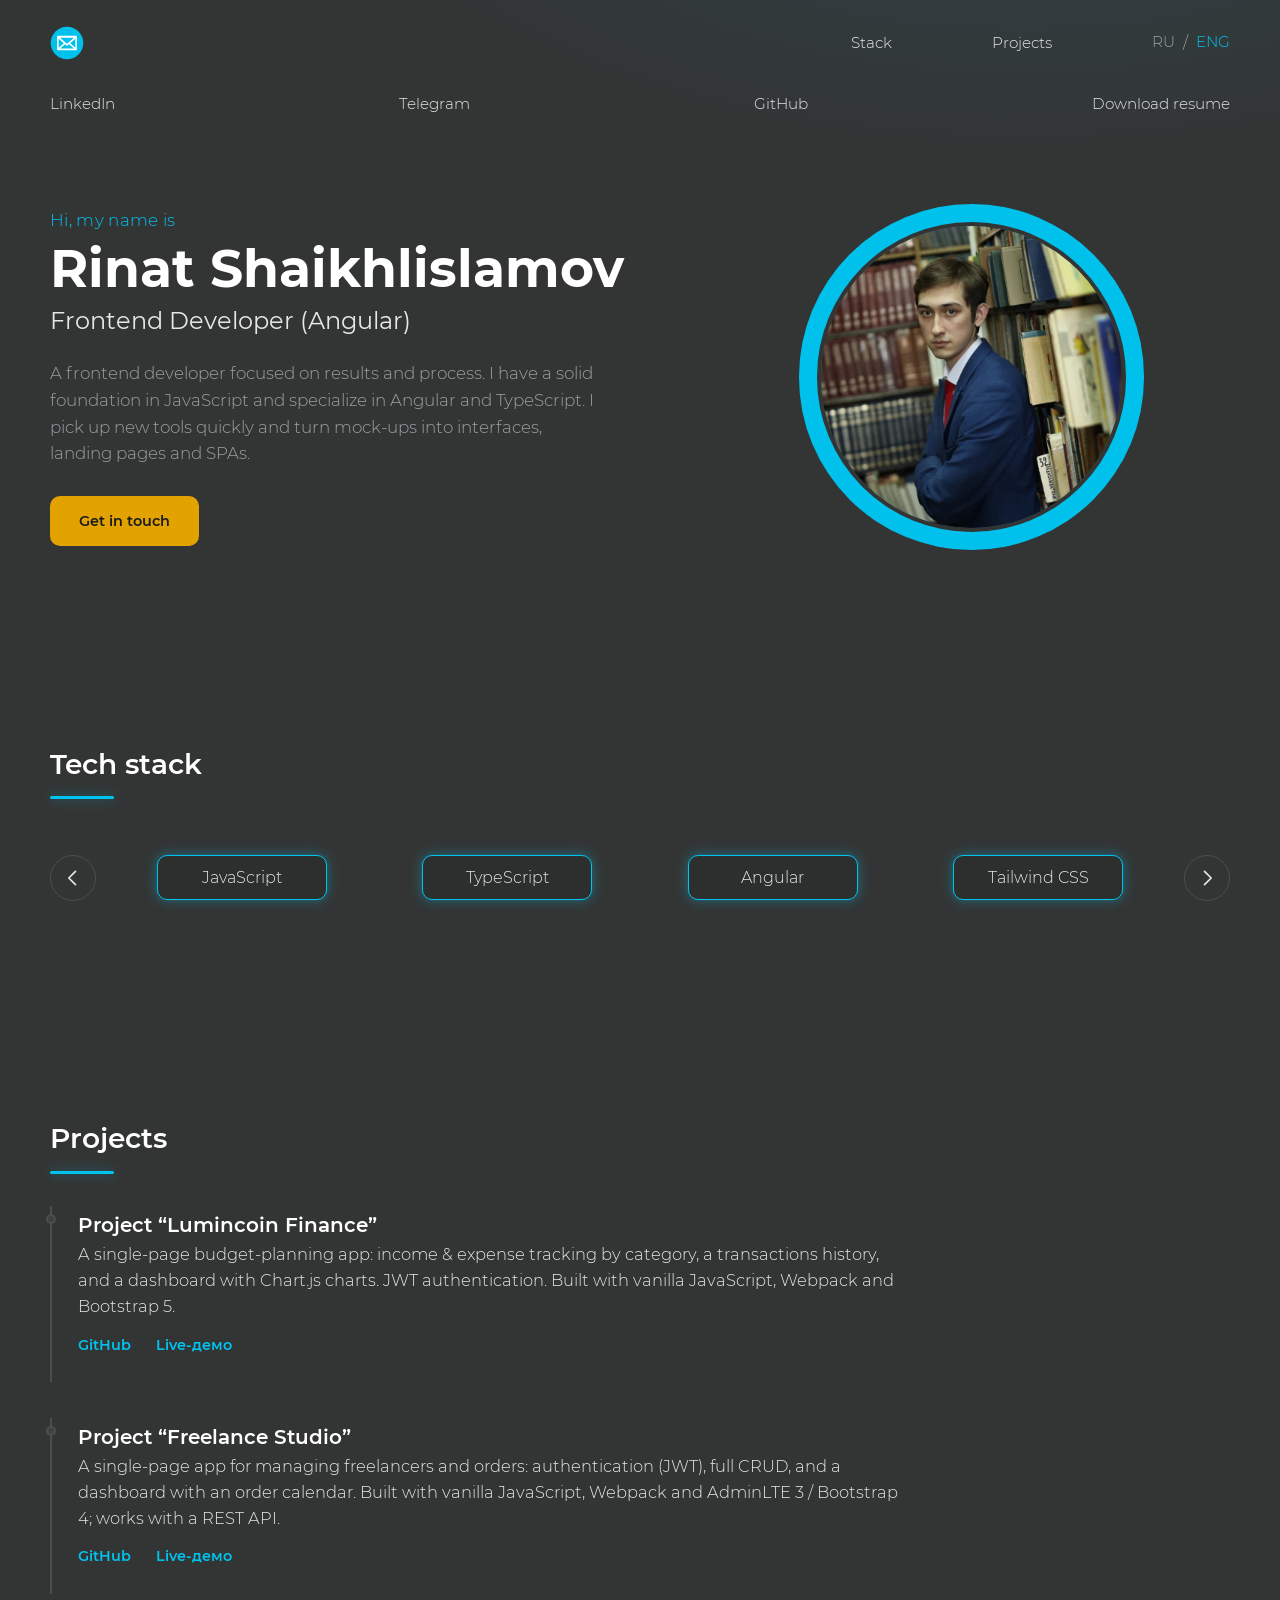
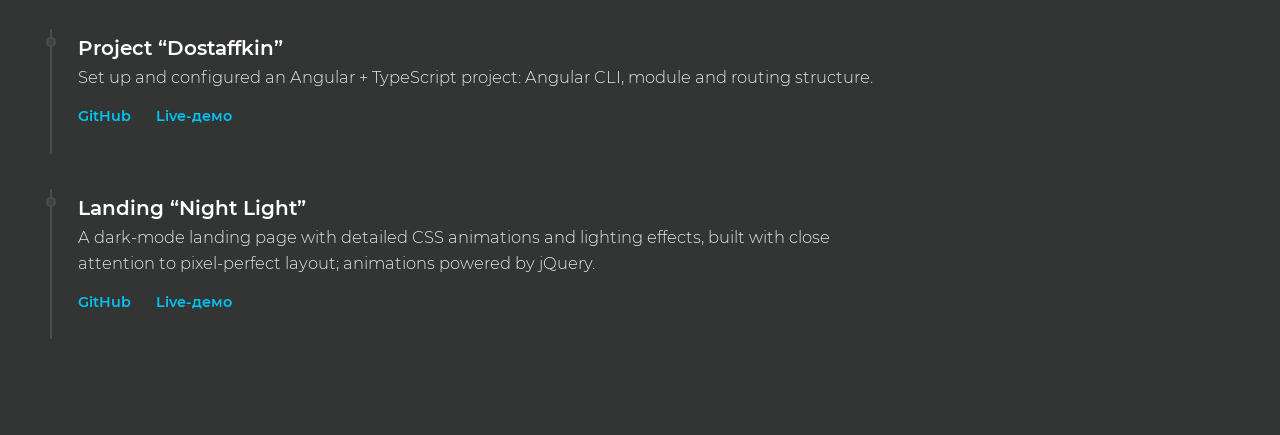
<file: index.html>
<!DOCTYPE html>
<html lang="ru">

<head>
  <meta charset="utf-8" />
  <meta name="viewport" content="width=device-width, initial-scale=1" />
  <meta name="description" content="Ринат Шайхлисламов — Frontend-разработчик. Резюме и проекты." />
  <link rel="icon" type="image/svg+xml" href="img/mail.svg" />
  <link rel="stylesheet" href="css/style.css?v=20260724" />
  <title data-i18n="title">Ринат Шайхлисламов — Frontend-разработчик</title>
</head>

<body>
  <!-- scroll progress / back to top -->
  <a class="scroll-top" id="scrollTop" href="#home" aria-label="Наверх">
    <svg class="scroll-top__ring" viewBox="0 0 44 44">
      <circle class="scroll-top__track" cx="22" cy="22" r="20"></circle>
      <circle class="scroll-top__bar" id="progressBar" cx="22" cy="22" r="20"></circle>
    </svg>
    <span class="scroll-top__arrow">↑</span>
  </a>

  <!-- mobile menu — заполняется из JS -->
  <button class="burger" id="burger" aria-label="Меню">
    <span class="burger__icon"></span>
  </button>
  <nav class="mobile-menu" id="mobileMenu"></nav>

  <!-- ===================== HERO ===================== -->
  <header class="hero" id="home">
    <div class="wrap">
      <div class="topbar reveal">
        <a class="logo" href="#home" aria-label="Логотип">
          <img src="img/mail.svg" alt="" />
        </a>
        <!-- ссылки навигации + переключатель языка — из JS -->
        <ul class="topbar__nav" id="navList"></ul>
      </div>

      <!-- контакты + резюме — из JS -->
      <ul class="contacts reveal" id="contactList"></ul>

      <div class="hero__main">
        <div class="hero__info">
          <p class="hero__hello reveal" data-i18n="hero.hello">Привет, меня зовут</p>
          <h1 class="hero__name reveal" data-i18n="hero.name">Ринат Шайхлисламов</h1>
          <p class="hero__role reveal" data-i18n="hero.role">Frontend-разработчик (Angular)</p>
          <p class="hero__lead reveal" data-i18n="hero.lead">
            Frontend-разработчик, ориентированный на результат и процесс. Обладаю фундаментальными знаниями
            JavaScript, специализируюсь на Angular и TypeScript. Быстро осваиваю инструменты и превращаю
            макеты в интерфейсы, лендинги и SPA-приложения.
          </p>
          <a class="btn-contact reveal" href="https://t.me/yarche551" target="_blank" rel="noopener"
            data-i18n="hero.contact">
            Связаться со мной
          </a>
        </div>

        <div class="hero__photo reveal">
          <div class="photo-frame">
            <img class="photo-frame__img" src="img/ava.jpg" alt="Ринат Шайхлисламов" />
          </div>
        </div>
      </div>
    </div>
  </header>

  <!-- ===================== STACK ===================== -->
  <section class="stack" id="stack">
    <div class="wrap">
      <h2 class="section-title reveal" data-i18n="stack.title">Стек</h2>

      <!-- desktop slider -->
      <div class="slider reveal" id="slider">
        <button class="slider__handle" data-dir="prev" aria-label="Назад">
          <svg class="slider__icon" viewBox="0 0 24 24" aria-hidden="true">
            <path d="M15 4l-8 8 8 8" fill="none" stroke="currentColor" stroke-width="2" stroke-linecap="round"
              stroke-linejoin="round" />
          </svg>
        </button>
        <div class="slider__viewport">
          <!-- слайды — из JS -->
          <div class="slider__track" id="sliderTrack"></div>
        </div>
        <button class="slider__handle" data-dir="next" aria-label="Вперёд">
          <svg class="slider__icon" viewBox="0 0 24 24" aria-hidden="true">
            <path d="M9 4l8 8-8 8" fill="none" stroke="currentColor" stroke-width="2" stroke-linecap="round"
              stroke-linejoin="round" />
          </svg>
        </button>
      </div>

      <!-- mobile grid — из JS -->
      <div class="stack-grid reveal" id="stackGrid"></div>
    </div>
  </section>

  <!-- ===================== PROJECTS ===================== -->
  <section class="projects" id="projects">
    <div class="wrap">
      <h2 class="section-title reveal" data-i18n="projects.title">Проекты</h2>
      <!-- карточки проектов — из JS -->
      <div id="projectList"></div>
    </div>
  </section>

  <script src="js/app.js?v=20260724"></script>
</body>

</html>
</file>
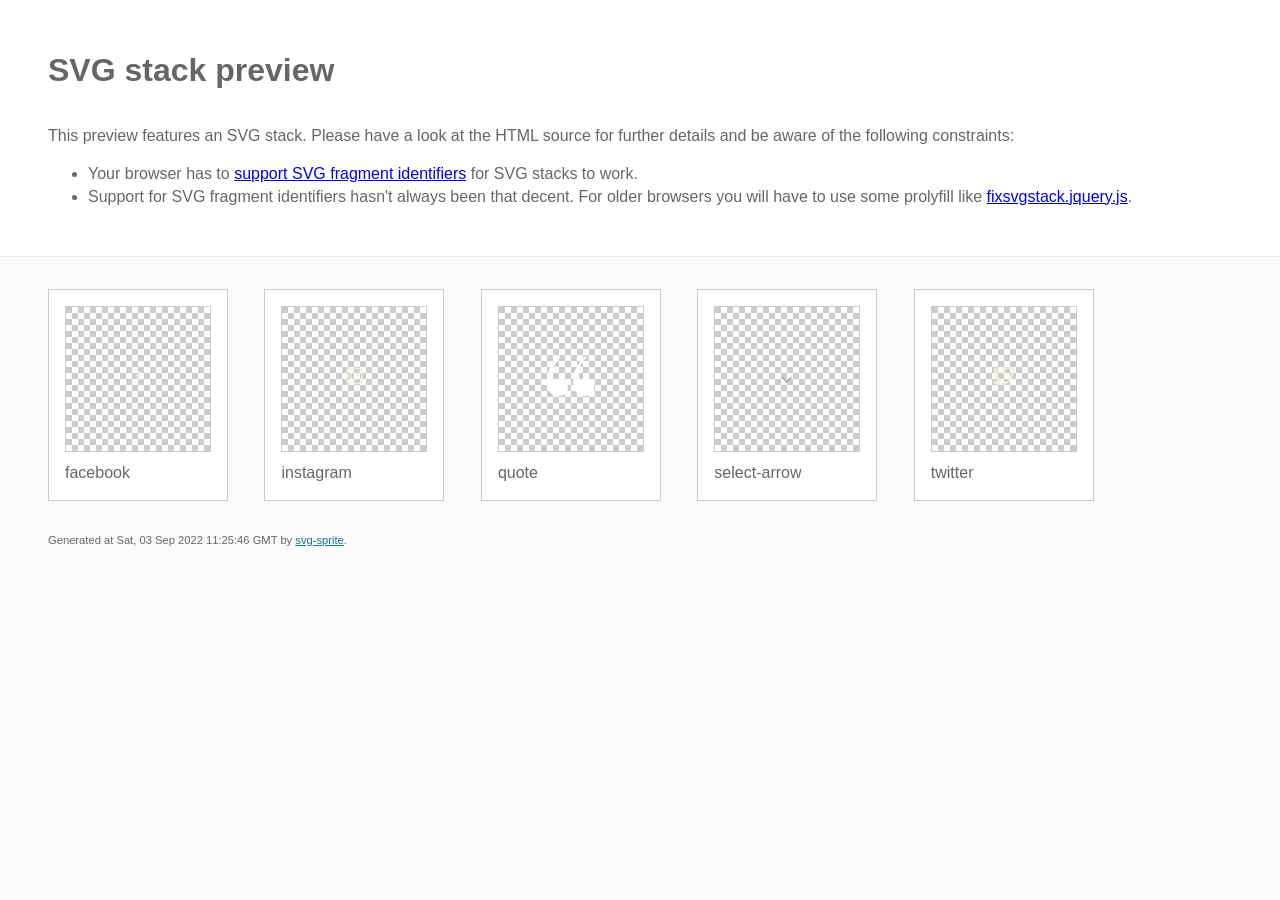
<file: img/stack/sprite.stack.html>
<!DOCTYPE html>
<html lang="en" xmlns="http://www.w3.org/1999/xhtml">
	<head>
		<meta charset="utf-8"/>
		<meta http-equiv="X-UA-Compatible" content="IE=Edge"/>
		<title>SVG stack preview | svg-sprite</title>
		<style>@charset "UTF-8";body{padding:0;margin:0;color:#666;background:#fafafa;font-family:Arial,Helvetica,sans-serif;font-size:1em;line-height:1.4}header{display:block;padding:3em 3em 2em 3em;background-color:#fff}header p{margin:2em 0 0 0}section{border-top:1px solid #eee;padding:2em 3em 0 3em}section ul{margin:0;padding:0}section li{display:inline;display:inline-block;background-color:#fff;position:relative;margin:0 2em 2em 0;vertical-align:top;border:1px solid #ccc;padding:1em 1em 3em 1em;cursor:default}.icon-box{margin:0;width:144px;height:144px;position:relative;background:#ccc url("[data-uri]") top left repeat;border:1px solid #ccc;display:table-cell;vertical-align:middle;text-align:center}.icon{display:inline;display:inline-block}h1{margin-top:0}h2{margin:0;padding:0;font-size:1em;font-weight:normal;white-space:nowrap;overflow:hidden;text-overflow:ellipsis;position:absolute;left:1em;right:1em;bottom:1em}footer{display:block;margin:0;padding:0 3em 3em 3em}footer p{margin:0;font-size:.7em}footer a{color:#0f7595;margin-left:0}</style>

<!--

Sprite shape dimensions
====================================================================================================
You will need to set the sprite shape dimensions via CSS when you use them as stack SVGs, otherwise
they would become a huge 100% in size. You may use the following dimension classes for doing so.
They might well be outsourced to an external stylesheet of course.

-->

<style type="text/css">
	.svg-facebook-dims { width: 11px; height: 20px; }
	.svg-instagram-dims { width: 20px; height: 20px; }
	.svg-quote-dims { width: 47px; height: 40px; }
	.svg-select-arrow-dims { width: 14px; height: 9px; }
	.svg-twitter-dims { width: 23px; height: 20px; }
</style>

<!--
====================================================================================================
-->

	</head>
	<body>
		<header>
			<h1>SVG stack preview</h1>
			<p>This preview features an SVG stack. Please have a look at the HTML source for further details and be aware of the following constraints:</p>
			<ul>
				<li>Your browser has to <a href="http://caniuse.com/#feat=svg-fragment" target="_blank" rel="noopener noreferrer">support SVG fragment identifiers</a> for SVG stacks to work.</li>
				<li>Support for SVG fragment identifiers hasn't always been that decent. For older browsers you will have to use some prolyfill like <a href="https://github.com/preciousforever/SVG-Stacker/blob/master/fixsvgstack.jquery.js" target="_blank" rel="noopener noreferrer">fixsvgstack.jquery.js</a>.</li>
			</ul>
		</header>
		<section>

<!--

SVG stack
====================================================================================================
These SVG images make use of fragment identifiers (IDs) to reference certain portions of the
external sprite. By default, all shapes inside the sprite are hidden by CSS. The `:target` pseudo
selector is used to show the very shape that is referenced by the fragment identifier.

-->

			<ul>

				<li title="facebook">
					<div class="icon-box">

						<!-- facebook -->
						<img src="../icons/icons.svg#facebook" class="svg-facebook-dims" alt="facebook"/>

					</div>
					<h2>facebook</h2>
				</li>
				<li title="instagram">
					<div class="icon-box">

						<!-- instagram -->
						<img src="../icons/icons.svg#instagram" class="svg-instagram-dims" alt="instagram"/>

					</div>
					<h2>instagram</h2>
				</li>
				<li title="quote">
					<div class="icon-box">

						<!-- quote -->
						<img src="../icons/icons.svg#quote" class="svg-quote-dims" alt="quote"/>

					</div>
					<h2>quote</h2>
				</li>
				<li title="select-arrow">
					<div class="icon-box">

						<!-- select-arrow -->
						<img src="../icons/icons.svg#select-arrow" class="svg-select-arrow-dims" alt="select-arrow"/>

					</div>
					<h2>select-arrow</h2>
				</li>
				<li title="twitter">
					<div class="icon-box">

						<!-- twitter -->
						<img src="../icons/icons.svg#twitter" class="svg-twitter-dims" alt="twitter"/>

					</div>
					<h2>twitter</h2>
				</li>
			</ul>

<!--
====================================================================================================
-->

		</section>
		<footer>
			<p>Generated at Sat, 03 Sep 2022 11:25:46 GMT by <a href="https://github.com/svg-sprite/svg-sprite" target="_blank" rel="noopener noreferrer">svg-sprite</a>.</p>
		</footer>
	</body>
</html>
</file>
<file: css/style.css>
@font-face {
  font-family: "Montserrat Light";
  src: url("../fonts/Montserrat-Light.ttf") format("truetype");
  font-weight: 300;
  font-display: swap;
}

@font-face {
  font-family: "Montserrat";
  src: url("../fonts/Montserrat-Regular.ttf") format("truetype");
  font-weight: 400;
  font-display: swap;
}

@font-face {
  font-family: "Montserrat SemiBold";
  src: url("../fonts/Montserrat-SemiBold.ttf") format("truetype");
  font-weight: 600;
  font-display: swap;
}

@font-face {
  font-family: "Montserrat Bold";
  src: url("../fonts/Montserrat-Bold.ttf") format("truetype");
  font-weight: 700;
  font-display: swap;
}

/* ---------- design tokens ---------- */
:root {
  --bg: #333535;
  --bg-2: #2b2d2d;
  --panel: #2d2f2f;
  --panel-2: #414141;
  --text: #e7e7e7;
  --muted: #9aa2a4;
  --line: #4a4e4f;
  --accent: #00c4f0;
  /* циан */
  --accent-2: #e2a300;
  /* золото */
  --glow: rgba(0, 196, 240, .42);

  --head: "Montserrat", system-ui, sans-serif;
  --head-b: "Montserrat SemiBold", system-ui, sans-serif;
  --head-h: "Montserrat Bold", system-ui, sans-serif;
  --body: "Montserrat Light", system-ui, sans-serif;

  --wrap: 1180px;
  --ease: cubic-bezier(.22, 1, .36, 1);
}

/* ---------- reset ---------- */
*,
*::before,
*::after {
  margin: 0;
  padding: 0;
  box-sizing: border-box;
}

html {
  scroll-behavior: smooth;
  -webkit-text-size-adjust: 100%;
}

body {
  background:
    radial-gradient(1200px 600px at 80% -10%, rgba(0, 196, 240, .10), transparent 60%),
    var(--bg);
  color: var(--text);
  font-family: var(--body);
  line-height: 1.6;
  overflow-x: hidden;
  min-height: 100%;
}

a {
  color: inherit;
  text-decoration: none;
}

img {
  display: block;
  max-width: 100%;
}

button {
  font: inherit;
  color: inherit;
  background: none;
  border: 0;
  cursor: pointer;
}

.wrap {
  width: min(var(--wrap), 100% - 2.5rem);
  margin-inline: auto;
}

/* =========================================================
   Scroll progress / back to top
   ========================================================= */
.scroll-top {
  position: fixed;
  right: 1.4rem;
  bottom: 1.4rem;
  width: 56px;
  height: 56px;
  display: grid;
  place-items: center;
  z-index: 40;
  opacity: 0;
  transform: translateY(20px) scale(.8);
  pointer-events: none;
  transition: opacity .4s var(--ease), transform .4s var(--ease);
}

.scroll-top.is-visible {
  opacity: 1;
  transform: translateY(0) scale(1);
  pointer-events: auto;
}

.scroll-top__ring {
  position: absolute;
  inset: 0;
  width: 100%;
  height: 100%;
  transform: rotate(-90deg);
  overflow: visible;
}

.scroll-top__track {
  fill: var(--panel);
  stroke: var(--line);
  stroke-width: 3;
}

.scroll-top__bar {
  fill: none;
  stroke: var(--accent);
  stroke-width: 3;
  stroke-linecap: round;
  stroke-dasharray: 125.6;
  stroke-dashoffset: 125.6;
  filter: drop-shadow(0 0 6px var(--glow));
  transition: stroke-dashoffset .1s linear;
}

.scroll-top__arrow {
  font-size: 1.2rem;
  color: var(--text);
}

.scroll-top:hover .scroll-top__arrow {
  color: var(--accent);
}

/* =========================================================
   Burger + mobile menu
   ========================================================= */
.burger {
  position: fixed;
  top: 1rem;
  right: 1rem;
  width: 46px;
  height: 46px;
  display: none;
  justify-content: center;
  align-items: center;
  background: linear-gradient(135deg, #1b1919, #353535);
  border-radius: 12px;
  z-index: 60;
}

.burger__icon {
  width: 22px;
  height: 22px;
  background-color: var(--text);
  -webkit-mask: url("../img/menu.svg") center / contain no-repeat;
  mask: url("../img/menu.svg") center / contain no-repeat;
  transition: background-color .25s;
}

.burger:hover .burger__icon {
  background-color: var(--accent);
}

.burger.is-open .burger__icon {
  width: 20px;
  height: 20px;
  -webkit-mask-image: url("../img/close.svg");
  mask-image: url("../img/close.svg");
}

.mobile-menu {
  position: fixed;
  inset: 0;
  background: var(--bg-2);
  z-index: 50;
  display: flex;
  flex-direction: column;
  justify-content: center;
  gap: .2rem;
  padding: 2rem;
  opacity: 0;
  visibility: hidden;
  transform: translateY(-16px);
  transition: opacity .35s var(--ease), transform .35s var(--ease), visibility .35s;
}

.mobile-menu.is-open {
  opacity: 1;
  visibility: visible;
  transform: translateY(0);
}

.mobile-menu__link {
  font-family: var(--head-b);
  font-size: 1.6rem;
  padding: .6rem 0;
  color: var(--text);
  transition: color .25s, padding-left .25s var(--ease);
}

.mobile-menu__link:hover {
  color: var(--accent);
  padding-left: .4rem;
}

.mobile-menu__contacts {
  margin-top: 1.4rem;
  padding-top: 1.4rem;
  border-top: 1px solid var(--line);
  display: flex;
  flex-direction: column;
  gap: .7rem;
  font-family: var(--body);
  color: var(--muted);
}

.mobile-menu__contacts a {
  transition: color .25s;
}

.mobile-menu__contacts a:hover {
  color: var(--accent);
}

.mobile-menu__cv {
  color: var(--accent-2) !important;
  font-family: var(--head-b);
}

.mobile-menu__lang {
  margin-top: 1.4rem;
  display: flex;
  gap: 1rem;
}

.mobile-menu__lang button {
  font-family: var(--head-b);
  color: var(--muted);
  font-size: 1rem;
  transition: color .25s;
}

.mobile-menu__lang button.is-active {
  color: var(--accent);
}

/* =========================================================
   Reveal on scroll
   ========================================================= */
.reveal {
  opacity: 0;
  transform: translateY(28px);
  transition: opacity .7s var(--ease), transform .7s var(--ease);
}

.reveal.is-in {
  opacity: 1;
  transform: none;
}

@media (prefers-reduced-motion: reduce) {
  .reveal {
    opacity: 1;
    transform: none;
    transition: none;
  }

  html {
    scroll-behavior: auto;
  }
}

/* =========================================================
   HERO
   ========================================================= */
.hero {
  padding-bottom: clamp(3rem, 8vw, 6rem);
}

.topbar {
  display: flex;
  align-items: center;
  justify-content: space-between;
  padding-top: 1.6rem;
}

.logo img {
  height: 34px;
}

.topbar__nav {
  display: flex;
  align-items: center;
  list-style: none;
}

.topbar__nav>li {
  padding-left: 40px;
}

@media (min-width: 1024px) {
  .topbar__nav>li {
    padding-left: 100px;
  }
}

.topbar__nav a,
.topbar__lang button {
  position: relative;
  font-family: var(--body);
  font-size: .95rem;
  color: var(--text);
  transition: color .25s;
}

.topbar__nav a::after {
  content: "";
  position: absolute;
  left: 0;
  bottom: -4px;
  width: 100%;
  height: 2px;
  background: linear-gradient(90deg, var(--accent-2), #e29500);
  transform: scaleX(0);
  transform-origin: left;
  transition: transform .3s var(--ease);
}

.topbar__nav a:hover {
  color: #fff;
}

.topbar__nav a:hover::after {
  transform: scaleX(1);
}

.topbar__lang {
  display: flex;
  align-items: center;
  gap: .5rem;
  color: var(--muted);
}

.topbar__lang button {
  color: var(--muted);
}

.topbar__lang button.is-active {
  color: var(--accent);
}

.contacts {
  list-style: none;
  display: flex;
  flex-wrap: wrap;
  align-items: center;
  justify-content: space-between;
  gap: 1rem clamp(1rem, 3vw, 2.4rem);
  padding-top: 2rem;
}

.contacts li {
  font-family: var(--body);
  font-size: .95rem;
  color: var(--muted);
}

.contacts a {
  position: relative;
  color: var(--text);
  transition: color .25s;
}

.contacts a::after {
  content: "";
  position: absolute;
  left: 0;
  bottom: -4px;
  width: 100%;
  height: 1px;
  background: linear-gradient(90deg, var(--accent-2), #e29500);
  transform: scaleX(0);
  transform-origin: left;
  transition: transform .3s var(--ease);
}

.contacts a:hover {
  color: #fff;
}

.contacts a:hover::after {
  transform: scaleX(1);
}

.hero__main {
  display: grid;
  grid-template-columns: 1.1fr .9fr;
  align-items: center;
  gap: 2rem;
  padding-top: clamp(2.5rem, 7vw, 5.5rem);
}

.hero__hello {
  color: var(--accent);
  font-size: 1.05rem;
  letter-spacing: .02em;
}

.hero__name {
  font-family: var(--head-h);
  font-size: 3.25rem;
  line-height: 1.1;
  margin: .4rem 0 .3rem;
  color: #fff;
}

.hero__role {
  font-family: var(--head);
  font-size: 1.5rem;
  color: var(--text);
  margin-bottom: 1.2rem;
}

.hero__lead {
  color: var(--muted);
  font-size: 1.05rem;
  max-width: 34rem;
  margin-bottom: 1.8rem;
}

.btn-contact {
  display: inline-block;
  font-family: var(--head-b);
  font-size: .9rem;
  color: #1b1b1b;
  background: var(--accent-2);
  padding: .85rem 1.8rem;
  border-radius: 10px;
  transition: background .25s;
}

.btn-contact:hover {
  background: #f0b400;
}

/* ---- photo frame ---- */
.hero__photo {
  display: flex;
  justify-content: center;
  align-items: center;
}

.photo-frame {
  position: relative;
  width: clamp(240px, 27vw, 360px);
  aspect-ratio: 1;
  border-radius: 50%;
  display: grid;
  place-items: center;
  animation: pulseGlow 2.8s ease-in-out infinite;
}

@keyframes pulseGlow {

  0%,
  100% {
    filter: drop-shadow(0 0 22px var(--glow));
  }

  50% {
    filter: drop-shadow(0 0 46px var(--glow));
  }
}

/* solid blue ring — like the SVG logo */
.photo-frame::before {
  content: "";
  position: absolute;
  inset: 0;
  border-radius: 50%;
  background: #00c1ec;
}

/* dark gap between ring and photo */
.photo-frame::after {
  content: "";
  position: absolute;
  inset: 18px;
  border-radius: 50%;
  background: var(--bg);
}

.photo-frame__img {
  position: relative;
  z-index: 1;
  width: calc(100% - 44px);
  height: calc(100% - 44px);
  border-radius: 50%;
  object-fit: cover;
  object-position: 46% 20%;
  box-shadow: inset 0 0 0 1px rgba(0, 193, 236, .35);
}

@media (prefers-reduced-motion: reduce) {
  .photo-frame {
    animation: none;
  }
}

/* =========================================================
   SECTION TITLE (shared)
   ========================================================= */
.section-title {
  font-family: var(--head-b);
  font-size: 1.75rem;
  color: #fff;
  margin-bottom: 2rem;
  position: relative;
  padding-bottom: .8rem;
}

.section-title::after {
  content: "";
  position: absolute;
  left: 0;
  bottom: 0;
  width: 64px;
  height: 3px;
  border-radius: 3px;
  background: var(--accent);
  box-shadow: 0 0 12px var(--glow);
}

section {
  padding-block: clamp(3rem, 8vw, 6rem);
}

/* =========================================================
   STACK
   ========================================================= */
.chip {
  display: grid;
  place-items: center;
  padding: .8rem 1rem;
  border: 1px solid var(--accent);
  border-radius: 10px;
  background: var(--panel);
  filter: drop-shadow(0 0 6px var(--glow));
  transition: transform .3s var(--ease), background .3s, box-shadow .3s;
}

.chip p {
  font-family: var(--body);
  color: var(--text);
  font-size: 1rem;
  white-space: nowrap;
}

.chip:hover {
  transform: translateY(-4px);
  background: #383b3b;
  box-shadow: 0 0 20px var(--glow);
}

/* stack slider (desktop) — like Artem's: side arrows, page-by-page slide */
.slider {
  display: flex;
  align-items: center;
  gap: .8rem;
}

.slider__handle {
  flex: 0 0 auto;
  width: 46px;
  height: 46px;
  border-radius: 50%;
  border: 1px solid var(--line);
  color: var(--text);
  display: grid;
  place-items: center;
  transition: color .25s, border-color .25s, background .25s;
}

.slider__handle:hover {
  color: var(--accent);
  border-color: var(--accent);
  background: var(--panel);
}

.slider__icon {
  width: 20px;
  height: 20px;
  display: block;
}

.slider__viewport {
  flex: 1 1 auto;
  overflow: hidden;
}

.slider__track {
  --slider-index: 0;
  display: flex;
  transform: translateX(calc(var(--slider-index) * -100%));
  transition: transform .8s var(--ease);
}

.slide {
  flex: 0 0 25%;
  max-width: 25%;
  display: flex;
  justify-content: center;
  align-items: center;
  /* vertical breathing room so the glow isn't clipped by the viewport */
  padding: 1.5rem .5rem;
}

.slide p {
  width: 100%;
  max-width: 170px;
  margin: 0 auto;
  font-family: var(--body);
  color: var(--text);
  font-size: 1rem;
  text-align: center;
  white-space: nowrap;
  border: 1px solid var(--accent);
  border-radius: 10px;
  padding: .55rem 1rem;
  background: var(--panel);
  filter: drop-shadow(0 0 6px var(--glow));
  animation: pulseSlide 2.6s ease-in-out infinite;
}

@keyframes pulseSlide {

  0%,
  100% {
    filter: drop-shadow(0 0 6px var(--glow));
  }

  50% {
    filter: drop-shadow(0 0 14px var(--glow));
  }
}

/* mobile grid — hidden on desktop */
.stack-grid {
  display: none;
}

/* =========================================================
   PROJECTS / EDUCATION
   ========================================================= */
.project {
  border-left: 2px solid var(--line);
  padding: .2rem 0 1.6rem 1.6rem;
  margin-bottom: 2.2rem;
  position: relative;
  transition: border-color .3s;
}

.project::before {
  content: "";
  position: absolute;
  left: -6px;
  top: .5rem;
  width: 10px;
  height: 10px;
  border-radius: 50%;
  background: var(--panel-2);
  border: 2px solid var(--line);
  transition: background .3s, border-color .3s, box-shadow .3s;
}

.project:hover {
  border-color: var(--accent);
}

.project:hover::before {
  background: var(--accent);
  border-color: var(--accent);
  box-shadow: 0 0 12px var(--glow);
}

.project:last-child {
  margin-bottom: 0;
}

.project__title {
  font-family: var(--head-b);
  font-size: 1.25rem;
  color: #fff;
}

.project__desc {
  color: var(--text);
  font-size: 1.02rem;
  max-width: 52rem;
}

.project__link {
  display: inline-block;
  margin-top: .9rem;
  font-family: var(--head-b);
  font-size: .9rem;
  color: var(--accent);
  transition: transform .25s var(--ease), color .25s;
}

.project__link:hover {
  transform: translateX(4px);
  color: #fff;
}

/* =========================================================
   RESPONSIVE
   ========================================================= */
@media (max-width: 900px) {
  .hero__main {
    grid-template-columns: 1fr;
    text-align: center;
    justify-items: center;
  }

  .hero__lead {
    margin-inline: auto;
  }

  .hero__photo {
    display: none;
  }

  /* фото не показываем ниже 900px */
  .hero__name {
    font-size: 2.9rem;
  }

  .hero__role {
    font-size: 1.4rem;
  }
}

@media (max-width: 720px) {

  .topbar,
  .contacts {
    display: none;
  }

  .burger {
    display: flex;
  }

  .hero {
    padding-top: 4.5rem;
  }

  .slider {
    display: none;
  }

  .stack-grid {
    display: grid;
    grid-template-columns: 1fr;
    gap: 1rem;
  }
}

/* phones: one step down for headings so fixed sizes don't overflow */
@media (max-width: 600px) {
  .hero__name {
    font-size: 2.4rem;
  }

  .hero__role {
    font-size: 1.25rem;
  }

  .section-title {
    font-size: 1.45rem;
  }

  .project__title {
    font-size: 1.1rem;
  }
}

@media (max-width: 420px) {
  .wrap {
    width: min(var(--wrap), 100% - 1.6rem);
  }

  .stack-grid {
    gap: .7rem;
  }

  .chip p {
    font-size: .9rem;
  }

  .hero__name {
    font-size: 2rem;
  }

  .hero__role {
    font-size: 1.15rem;
  }

  .hero__lead {
    font-size: 1rem;
  }
}

.links {
  display: flex;
  flex-wrap: wrap;
  gap: 1.2rem 1.6rem;
  margin-top: .9rem;
}

/* внутри .links отступ задаёт контейнер, а не каждая ссылка */
.links .project__link {
  margin-top: 0;
}
</file>
